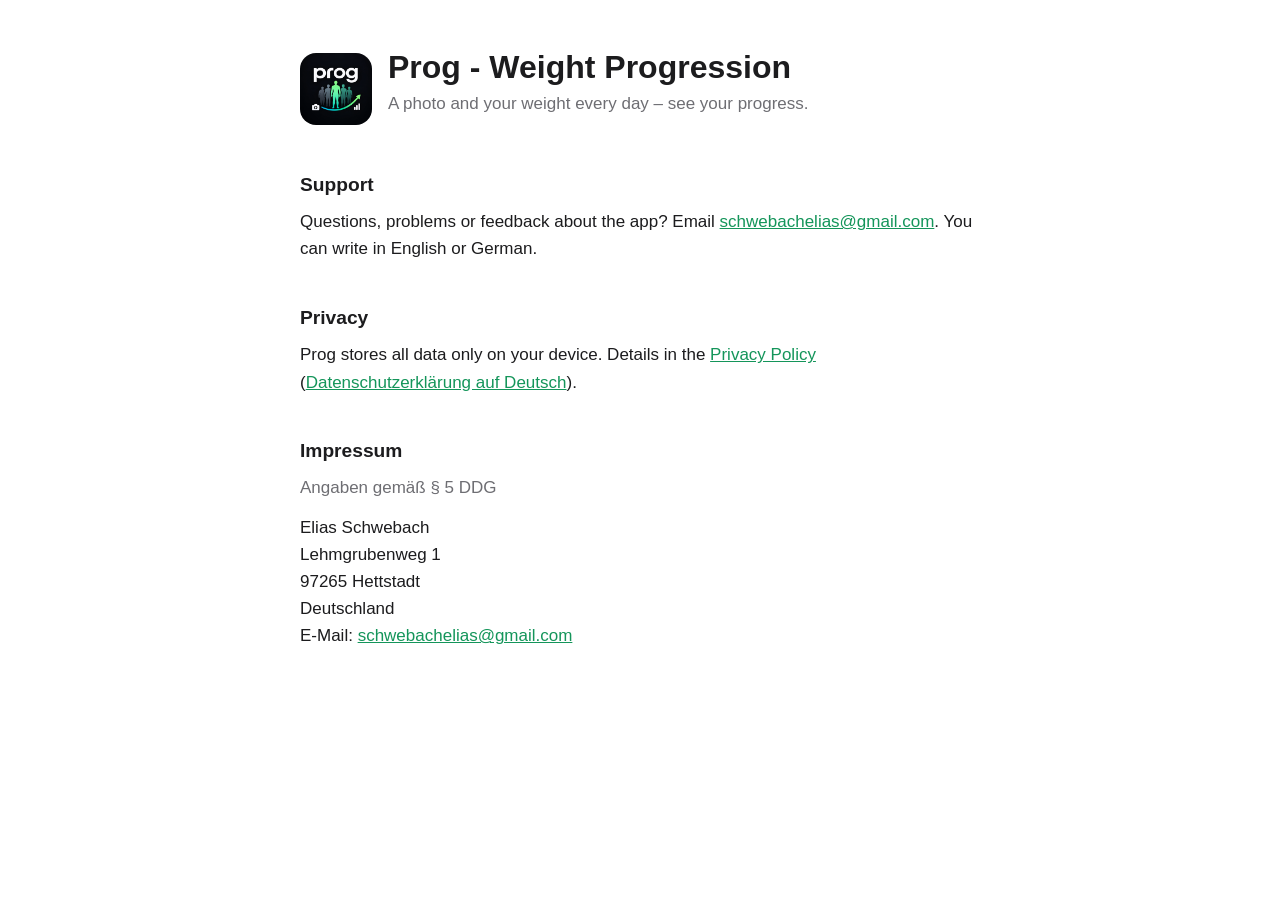
<file: index.html>
<!doctype html>
<html lang="en">
<head>
  <meta charset="utf-8">
  <meta name="viewport" content="width=device-width, initial-scale=1">
  <title>Prog - Weight Progression – Support</title>
  <link rel="stylesheet" href="style.css">
  <link rel="icon" href="icon.png">
</head>
<body>
<main>
  <div class="hero">
    <img src="icon.png" alt="Prog app icon">
    <div>
      <h1>Prog - Weight Progression</h1>
      <p class="muted">A photo and your weight every day – see your progress.</p>
    </div>
  </div>

  <h2>Support</h2>
  <p>
    Questions, problems or feedback about the app? Email
    <a href="mailto:schwebachelias@gmail.com">schwebachelias@gmail.com</a>.
    You can write in English or German.
  </p>

  <h2>Privacy</h2>
  <p>
    Prog stores all data only on your device. Details in the
    <a href="privacy.html">Privacy Policy</a>
    (<a href="datenschutz.html" hreflang="de" lang="de">Datenschutzerklärung auf Deutsch</a>).
  </p>

  <h2 lang="de">Impressum</h2>
  <div lang="de">
    <p class="muted">Angaben gemäß § 5 DDG</p>
    <address>
      Elias Schwebach<br>
      Lehmgrubenweg 1<br>
      97265 Hettstadt<br>
      Deutschland<br>
      E-Mail: <a href="mailto:schwebachelias@gmail.com">schwebachelias@gmail.com</a>
    </address>
  </div>
</main>
</body>
</html>
</file>
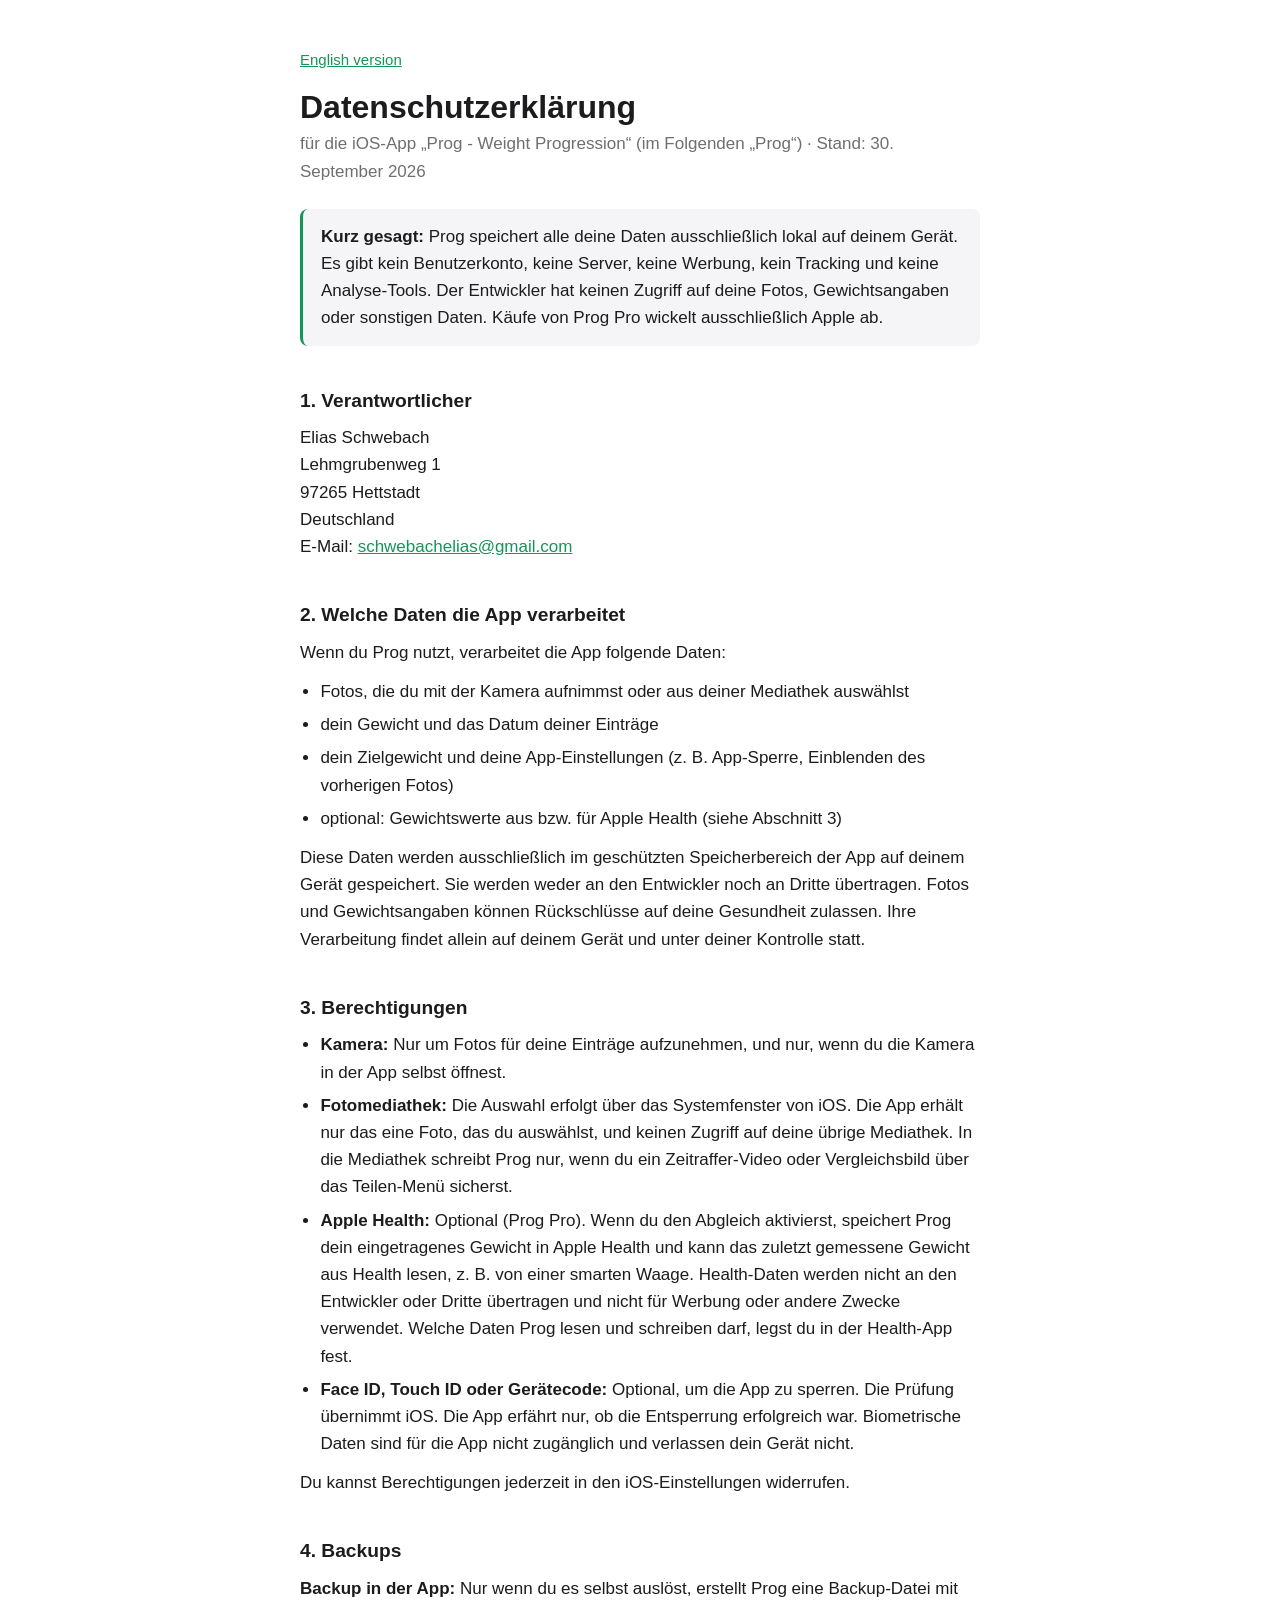
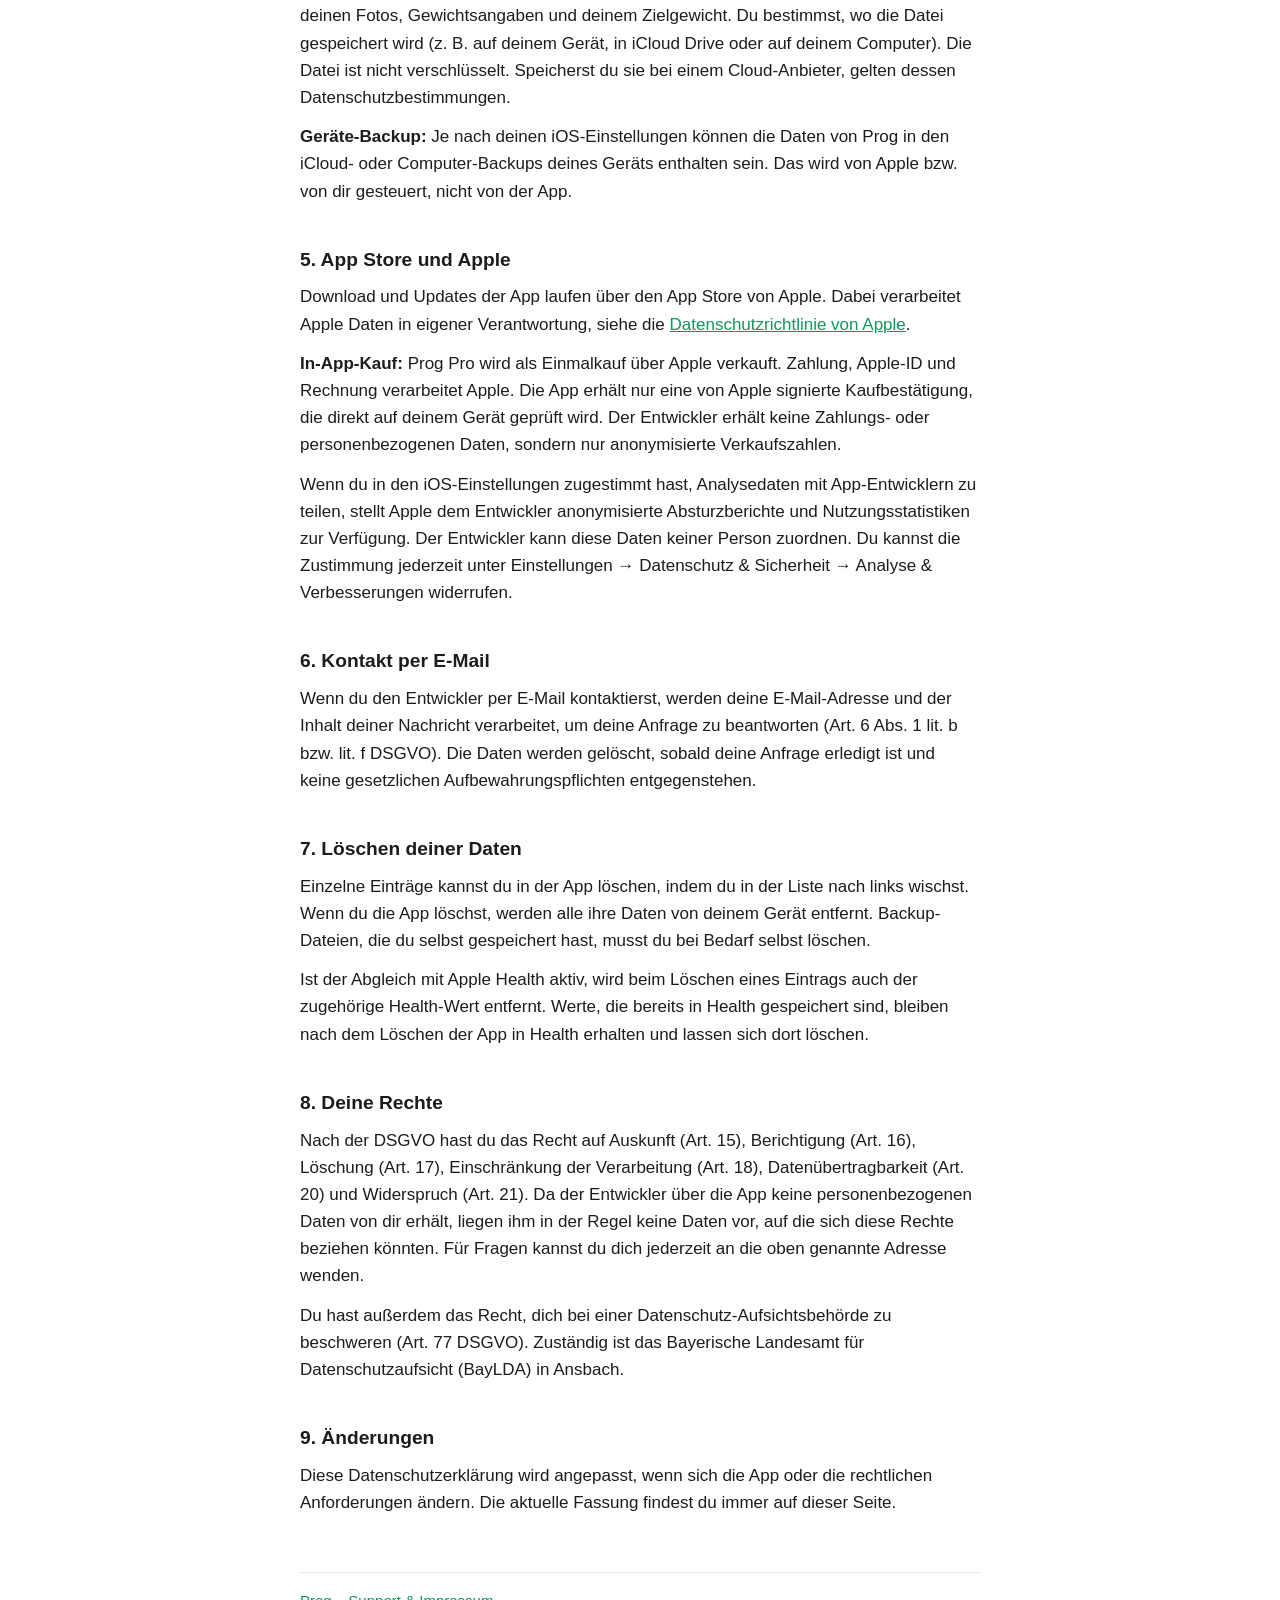
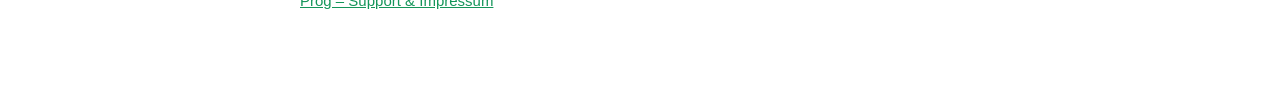
<file: datenschutz.html>
<!doctype html>
<html lang="de">
<head>
  <meta charset="utf-8">
  <meta name="viewport" content="width=device-width, initial-scale=1">
  <title>Datenschutzerklärung – Prog - Weight Progression</title>
  <link rel="stylesheet" href="style.css">
  <link rel="icon" href="icon.png">
</head>
<body>
<main>
  <p class="muted lang-switch"><a href="privacy.html" hreflang="en" lang="en">English version</a></p>

  <h1>Datenschutzerklärung</h1>
  <p class="muted">für die iOS-App „Prog - Weight Progression“ (im Folgenden „Prog“) · Stand: 30. September 2026</p>

  <div class="summary">
    <strong>Kurz gesagt:</strong> Prog speichert alle deine Daten ausschließlich lokal auf deinem Gerät.
    Es gibt kein Benutzerkonto, keine Server, keine Werbung, kein Tracking und keine Analyse-Tools.
    Der Entwickler hat keinen Zugriff auf deine Fotos, Gewichtsangaben oder sonstigen Daten.
    Käufe von Prog Pro wickelt ausschließlich Apple ab.
  </div>

  <h2>1. Verantwortlicher</h2>
  <address>
    Elias Schwebach<br>
    Lehmgrubenweg 1<br>
    97265 Hettstadt<br>
    Deutschland<br>
    E-Mail: <a href="mailto:schwebachelias@gmail.com">schwebachelias@gmail.com</a>
  </address>

  <h2>2. Welche Daten die App verarbeitet</h2>
  <p>Wenn du Prog nutzt, verarbeitet die App folgende Daten:</p>
  <ul>
    <li>Fotos, die du mit der Kamera aufnimmst oder aus deiner Mediathek auswählst</li>
    <li>dein Gewicht und das Datum deiner Einträge</li>
    <li>dein Zielgewicht und deine App-Einstellungen (z. B. App-Sperre, Einblenden des vorherigen Fotos)</li>
    <li>optional: Gewichtswerte aus bzw. für Apple Health (siehe Abschnitt 3)</li>
  </ul>
  <p>
    Diese Daten werden ausschließlich im geschützten Speicherbereich der App auf deinem Gerät gespeichert.
    Sie werden weder an den Entwickler noch an Dritte übertragen. Fotos und Gewichtsangaben können
    Rückschlüsse auf deine Gesundheit zulassen. Ihre Verarbeitung findet allein auf deinem Gerät und
    unter deiner Kontrolle statt.
  </p>

  <h2>3. Berechtigungen</h2>
  <ul>
    <li>
      <strong>Kamera:</strong> Nur um Fotos für deine Einträge aufzunehmen, und nur, wenn du die Kamera
      in der App selbst öffnest.
    </li>
    <li>
      <strong>Fotomediathek:</strong> Die Auswahl erfolgt über das Systemfenster von iOS. Die App erhält
      nur das eine Foto, das du auswählst, und keinen Zugriff auf deine übrige Mediathek. In die Mediathek
      schreibt Prog nur, wenn du ein Zeitraffer-Video oder Vergleichsbild über das Teilen-Menü sicherst.
    </li>
    <li>
      <strong>Apple Health:</strong> Optional (Prog Pro). Wenn du den Abgleich aktivierst, speichert Prog dein
      eingetragenes Gewicht in Apple Health und kann das zuletzt gemessene Gewicht aus Health lesen, z. B. von
      einer smarten Waage. Health-Daten werden nicht an den Entwickler oder Dritte übertragen und nicht für
      Werbung oder andere Zwecke verwendet. Welche Daten Prog lesen und schreiben darf, legst du in der
      Health-App fest.
    </li>
    <li>
      <strong>Face ID, Touch ID oder Gerätecode:</strong> Optional, um die App zu sperren. Die Prüfung
      übernimmt iOS. Die App erfährt nur, ob die Entsperrung erfolgreich war. Biometrische Daten sind
      für die App nicht zugänglich und verlassen dein Gerät nicht.
    </li>
  </ul>
  <p>Du kannst Berechtigungen jederzeit in den iOS-Einstellungen widerrufen.</p>

  <h2>4. Backups</h2>
  <p>
    <strong>Backup in der App:</strong> Nur wenn du es selbst auslöst, erstellt Prog eine Backup-Datei mit
    deinen Fotos, Gewichtsangaben und deinem Zielgewicht. Du bestimmst, wo die Datei gespeichert wird
    (z. B. auf deinem Gerät, in iCloud Drive oder auf deinem Computer). Die Datei ist nicht verschlüsselt.
    Speicherst du sie bei einem Cloud-Anbieter, gelten dessen Datenschutzbestimmungen.
  </p>
  <p>
    <strong>Geräte-Backup:</strong> Je nach deinen iOS-Einstellungen können die Daten von Prog in den
    iCloud- oder Computer-Backups deines Geräts enthalten sein. Das wird von Apple bzw. von dir gesteuert,
    nicht von der App.
  </p>

  <h2>5. App Store und Apple</h2>
  <p>
    Download und Updates der App laufen über den App Store von Apple. Dabei verarbeitet Apple Daten in
    eigener Verantwortung, siehe die
    <a href="https://www.apple.com/legal/privacy/">Datenschutzrichtlinie von Apple</a>.
  </p>
  <p>
    <strong>In-App-Kauf:</strong> Prog Pro wird als Einmalkauf über Apple verkauft. Zahlung, Apple-ID und
    Rechnung verarbeitet Apple. Die App erhält nur eine von Apple signierte Kaufbestätigung, die direkt auf
    deinem Gerät geprüft wird. Der Entwickler erhält keine Zahlungs- oder personenbezogenen Daten, sondern
    nur anonymisierte Verkaufszahlen.
  </p>
  <p>
    Wenn du in den iOS-Einstellungen zugestimmt hast, Analysedaten mit App-Entwicklern zu teilen, stellt
    Apple dem Entwickler anonymisierte Absturzberichte und Nutzungsstatistiken zur Verfügung. Der Entwickler
    kann diese Daten keiner Person zuordnen. Du kannst die Zustimmung jederzeit unter
    Einstellungen → Datenschutz &amp; Sicherheit → Analyse &amp; Verbesserungen widerrufen.
  </p>

  <h2>6. Kontakt per E-Mail</h2>
  <p>
    Wenn du den Entwickler per E-Mail kontaktierst, werden deine E-Mail-Adresse und der Inhalt deiner
    Nachricht verarbeitet, um deine Anfrage zu beantworten (Art. 6 Abs. 1 lit. b bzw. lit. f DSGVO).
    Die Daten werden gelöscht, sobald deine Anfrage erledigt ist und keine gesetzlichen Aufbewahrungspflichten
    entgegenstehen.
  </p>

  <h2>7. Löschen deiner Daten</h2>
  <p>
    Einzelne Einträge kannst du in der App löschen, indem du in der Liste nach links wischst. Wenn du die App
    löschst, werden alle ihre Daten von deinem Gerät entfernt. Backup-Dateien, die du selbst gespeichert hast,
    musst du bei Bedarf selbst löschen.
  </p>
  <p>
    Ist der Abgleich mit Apple Health aktiv, wird beim Löschen eines Eintrags auch der zugehörige Health-Wert
    entfernt. Werte, die bereits in Health gespeichert sind, bleiben nach dem Löschen der App in Health erhalten
    und lassen sich dort löschen.
  </p>

  <h2>8. Deine Rechte</h2>
  <p>
    Nach der DSGVO hast du das Recht auf Auskunft (Art. 15), Berichtigung (Art. 16), Löschung (Art. 17),
    Einschränkung der Verarbeitung (Art. 18), Datenübertragbarkeit (Art. 20) und Widerspruch (Art. 21).
    Da der Entwickler über die App keine personenbezogenen Daten von dir erhält, liegen ihm in der Regel
    keine Daten vor, auf die sich diese Rechte beziehen könnten. Für Fragen kannst du dich jederzeit an die
    oben genannte Adresse wenden.
  </p>
  <p>
    Du hast außerdem das Recht, dich bei einer Datenschutz-Aufsichtsbehörde zu beschweren (Art. 77 DSGVO).
    Zuständig ist das Bayerische Landesamt für Datenschutzaufsicht (BayLDA) in Ansbach.
  </p>

  <h2>9. Änderungen</h2>
  <p>
    Diese Datenschutzerklärung wird angepasst, wenn sich die App oder die rechtlichen Anforderungen ändern.
    Die aktuelle Fassung findest du immer auf dieser Seite.
  </p>

  <footer class="muted">
    <a href="./">Prog – Support &amp; Impressum</a>
  </footer>
</main>
</body>
</html>
</file>
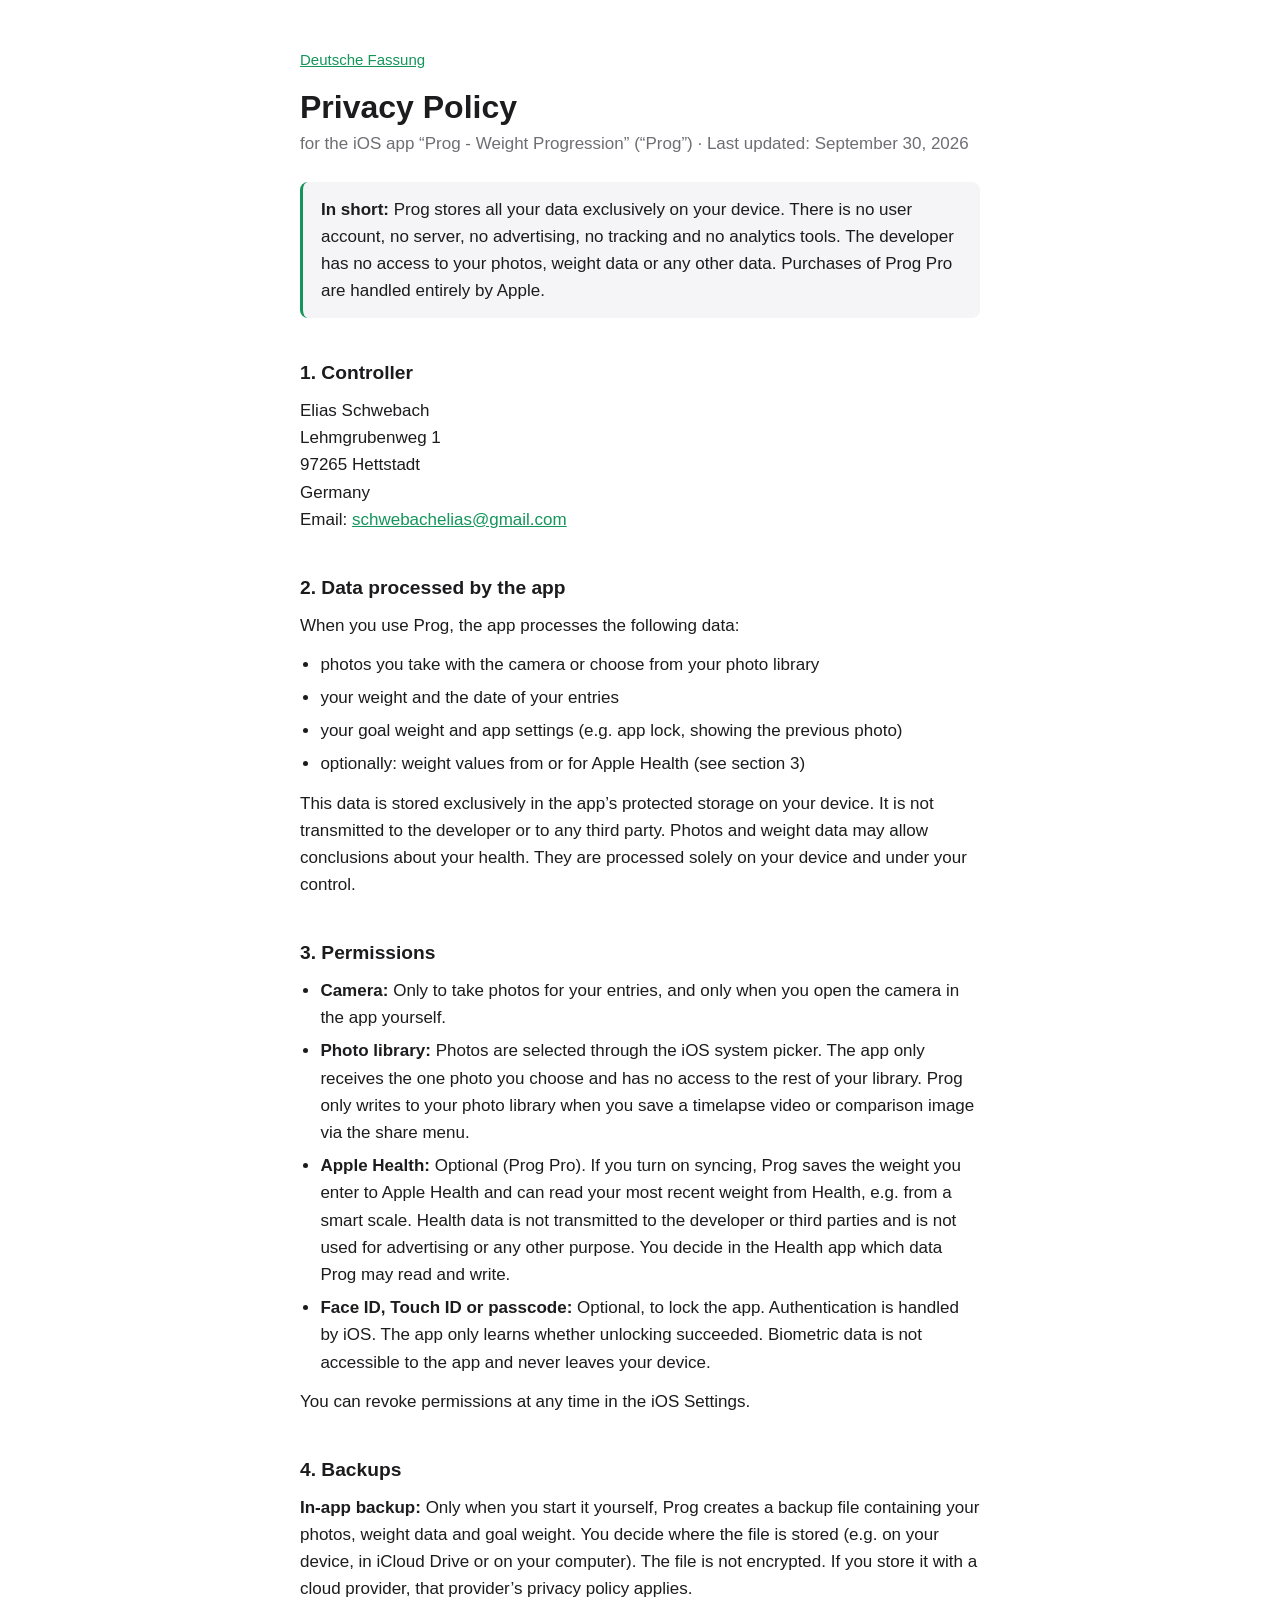
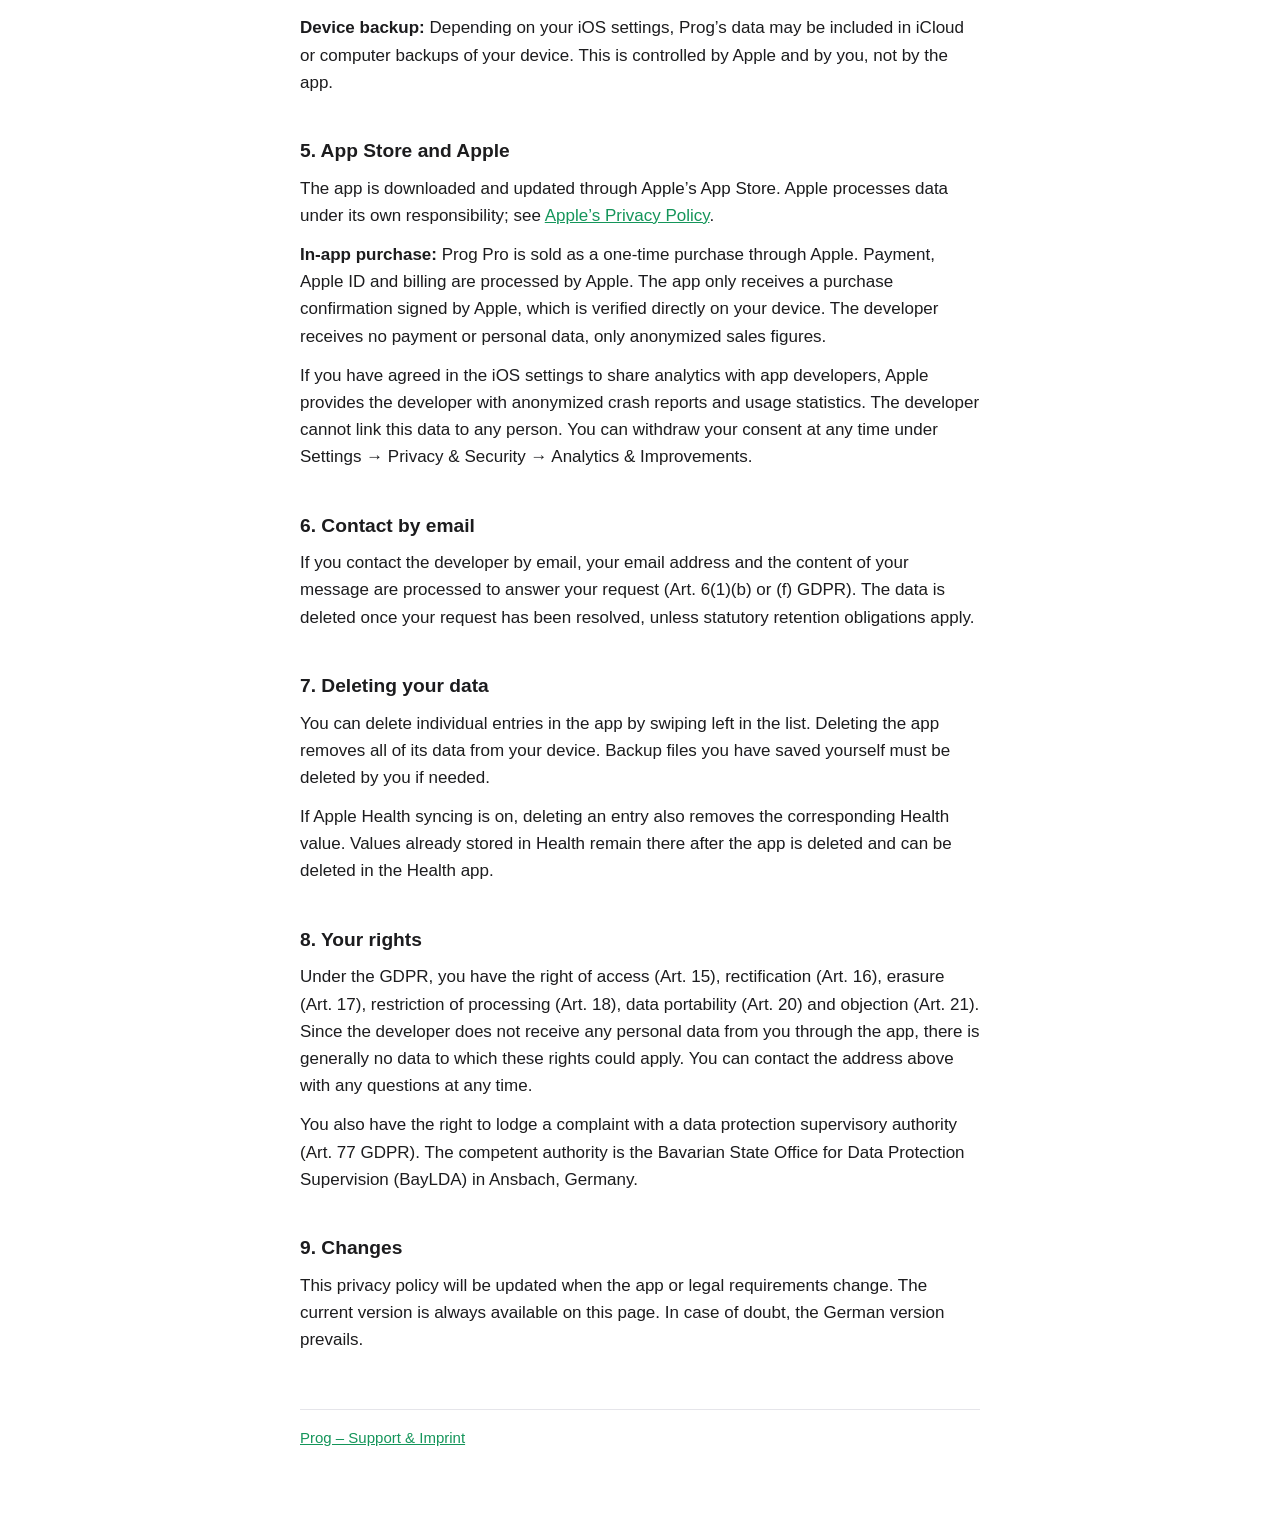
<file: privacy.html>
<!doctype html>
<html lang="en">
<head>
  <meta charset="utf-8">
  <meta name="viewport" content="width=device-width, initial-scale=1">
  <title>Privacy Policy – Prog - Weight Progression</title>
  <link rel="stylesheet" href="style.css">
  <link rel="icon" href="icon.png">
</head>
<body>
<main>
  <p class="muted lang-switch"><a href="datenschutz.html" hreflang="de" lang="de">Deutsche Fassung</a></p>

  <h1>Privacy Policy</h1>
  <p class="muted">for the iOS app “Prog - Weight Progression” (“Prog”) · Last updated: September 30, 2026</p>

  <div class="summary">
    <strong>In short:</strong> Prog stores all your data exclusively on your device.
    There is no user account, no server, no advertising, no tracking and no analytics tools.
    The developer has no access to your photos, weight data or any other data.
    Purchases of Prog Pro are handled entirely by Apple.
  </div>

  <h2>1. Controller</h2>
  <address>
    Elias Schwebach<br>
    Lehmgrubenweg 1<br>
    97265 Hettstadt<br>
    Germany<br>
    Email: <a href="mailto:schwebachelias@gmail.com">schwebachelias@gmail.com</a>
  </address>

  <h2>2. Data processed by the app</h2>
  <p>When you use Prog, the app processes the following data:</p>
  <ul>
    <li>photos you take with the camera or choose from your photo library</li>
    <li>your weight and the date of your entries</li>
    <li>your goal weight and app settings (e.g. app lock, showing the previous photo)</li>
    <li>optionally: weight values from or for Apple Health (see section 3)</li>
  </ul>
  <p>
    This data is stored exclusively in the app’s protected storage on your device. It is not transmitted
    to the developer or to any third party. Photos and weight data may allow conclusions about your health.
    They are processed solely on your device and under your control.
  </p>

  <h2>3. Permissions</h2>
  <ul>
    <li>
      <strong>Camera:</strong> Only to take photos for your entries, and only when you open the camera in the
      app yourself.
    </li>
    <li>
      <strong>Photo library:</strong> Photos are selected through the iOS system picker. The app only receives
      the one photo you choose and has no access to the rest of your library. Prog only writes to your photo
      library when you save a timelapse video or comparison image via the share menu.
    </li>
    <li>
      <strong>Apple Health:</strong> Optional (Prog Pro). If you turn on syncing, Prog saves the weight you enter
      to Apple Health and can read your most recent weight from Health, e.g. from a smart scale. Health data is
      not transmitted to the developer or third parties and is not used for advertising or any other purpose.
      You decide in the Health app which data Prog may read and write.
    </li>
    <li>
      <strong>Face ID, Touch ID or passcode:</strong> Optional, to lock the app. Authentication is handled by iOS.
      The app only learns whether unlocking succeeded. Biometric data is not accessible to the app and never
      leaves your device.
    </li>
  </ul>
  <p>You can revoke permissions at any time in the iOS Settings.</p>

  <h2>4. Backups</h2>
  <p>
    <strong>In-app backup:</strong> Only when you start it yourself, Prog creates a backup file containing your
    photos, weight data and goal weight. You decide where the file is stored (e.g. on your device, in iCloud Drive
    or on your computer). The file is not encrypted. If you store it with a cloud provider, that provider’s
    privacy policy applies.
  </p>
  <p>
    <strong>Device backup:</strong> Depending on your iOS settings, Prog’s data may be included in iCloud or
    computer backups of your device. This is controlled by Apple and by you, not by the app.
  </p>

  <h2>5. App Store and Apple</h2>
  <p>
    The app is downloaded and updated through Apple’s App Store. Apple processes data under its own
    responsibility; see
    <a href="https://www.apple.com/legal/privacy/">Apple’s Privacy Policy</a>.
  </p>
  <p>
    <strong>In-app purchase:</strong> Prog Pro is sold as a one-time purchase through Apple. Payment, Apple ID and
    billing are processed by Apple. The app only receives a purchase confirmation signed by Apple, which is
    verified directly on your device. The developer receives no payment or personal data, only anonymized sales
    figures.
  </p>
  <p>
    If you have agreed in the iOS settings to share analytics with app developers, Apple provides the developer
    with anonymized crash reports and usage statistics. The developer cannot link this data to any person. You can
    withdraw your consent at any time under Settings → Privacy &amp; Security → Analytics &amp; Improvements.
  </p>

  <h2>6. Contact by email</h2>
  <p>
    If you contact the developer by email, your email address and the content of your message are processed to
    answer your request (Art. 6(1)(b) or (f) GDPR). The data is deleted once your request has been resolved,
    unless statutory retention obligations apply.
  </p>

  <h2>7. Deleting your data</h2>
  <p>
    You can delete individual entries in the app by swiping left in the list. Deleting the app removes all of its
    data from your device. Backup files you have saved yourself must be deleted by you if needed.
  </p>
  <p>
    If Apple Health syncing is on, deleting an entry also removes the corresponding Health value. Values already
    stored in Health remain there after the app is deleted and can be deleted in the Health app.
  </p>

  <h2>8. Your rights</h2>
  <p>
    Under the GDPR, you have the right of access (Art. 15), rectification (Art. 16), erasure (Art. 17),
    restriction of processing (Art. 18), data portability (Art. 20) and objection (Art. 21). Since the developer
    does not receive any personal data from you through the app, there is generally no data to which these rights
    could apply. You can contact the address above with any questions at any time.
  </p>
  <p>
    You also have the right to lodge a complaint with a data protection supervisory authority (Art. 77 GDPR).
    The competent authority is the Bavarian State Office for Data Protection Supervision (BayLDA) in Ansbach,
    Germany.
  </p>

  <h2>9. Changes</h2>
  <p>
    This privacy policy will be updated when the app or legal requirements change. The current version is always
    available on this page. In case of doubt, the German version prevails.
  </p>

  <footer class="muted">
    <a href="./">Prog – Support &amp; Imprint</a>
  </footer>
</main>
</body>
</html>
</file>
<file: style.css>
:root {
  color-scheme: light dark;
  --bg: #ffffff;
  --fg: #1c1c1e;
  --muted: #6e6e73;
  --accent: #14955a;
  --line: #e5e5ea;
  --card: #f5f5f7;
}

@media (prefers-color-scheme: dark) {
  :root {
    --bg: #0b0b0c;
    --fg: #f2f2f7;
    --muted: #a1a1a6;
    --accent: #4ade80;
    --line: #2c2c2e;
    --card: #1c1c1e;
  }
}

* { box-sizing: border-box; }

body {
  margin: 0;
  background: var(--bg);
  color: var(--fg);
  font: 17px/1.6 -apple-system, BlinkMacSystemFont, "Segoe UI", Roboto, Helvetica, Arial, sans-serif;
  -webkit-font-smoothing: antialiased;
}

main {
  max-width: 720px;
  margin: 0 auto;
  padding: 48px 20px 80px;
}

h1 {
  font-size: 2rem;
  line-height: 1.2;
  margin: 0 0 4px;
}

h2 {
  font-size: 1.2rem;
  margin: 40px 0 8px;
}

p, ul { margin: 0 0 12px; }
ul { padding-left: 1.2em; }
li { margin-bottom: 6px; }

a { color: var(--accent); }

.muted { color: var(--muted); }

.lang-switch {
  font-size: 15px;
  margin-bottom: 16px;
}

.hero {
  display: flex;
  align-items: center;
  gap: 16px;
  margin-bottom: 24px;
}

.hero img {
  width: 72px;
  height: 72px;
  border-radius: 16px;
}

.summary {
  background: var(--card);
  border-left: 3px solid var(--accent);
  border-radius: 8px;
  padding: 14px 18px;
  margin: 24px 0;
}

address { font-style: normal; }

footer {
  border-top: 1px solid var(--line);
  margin-top: 56px;
  padding-top: 16px;
  font-size: 15px;
}
</file>
